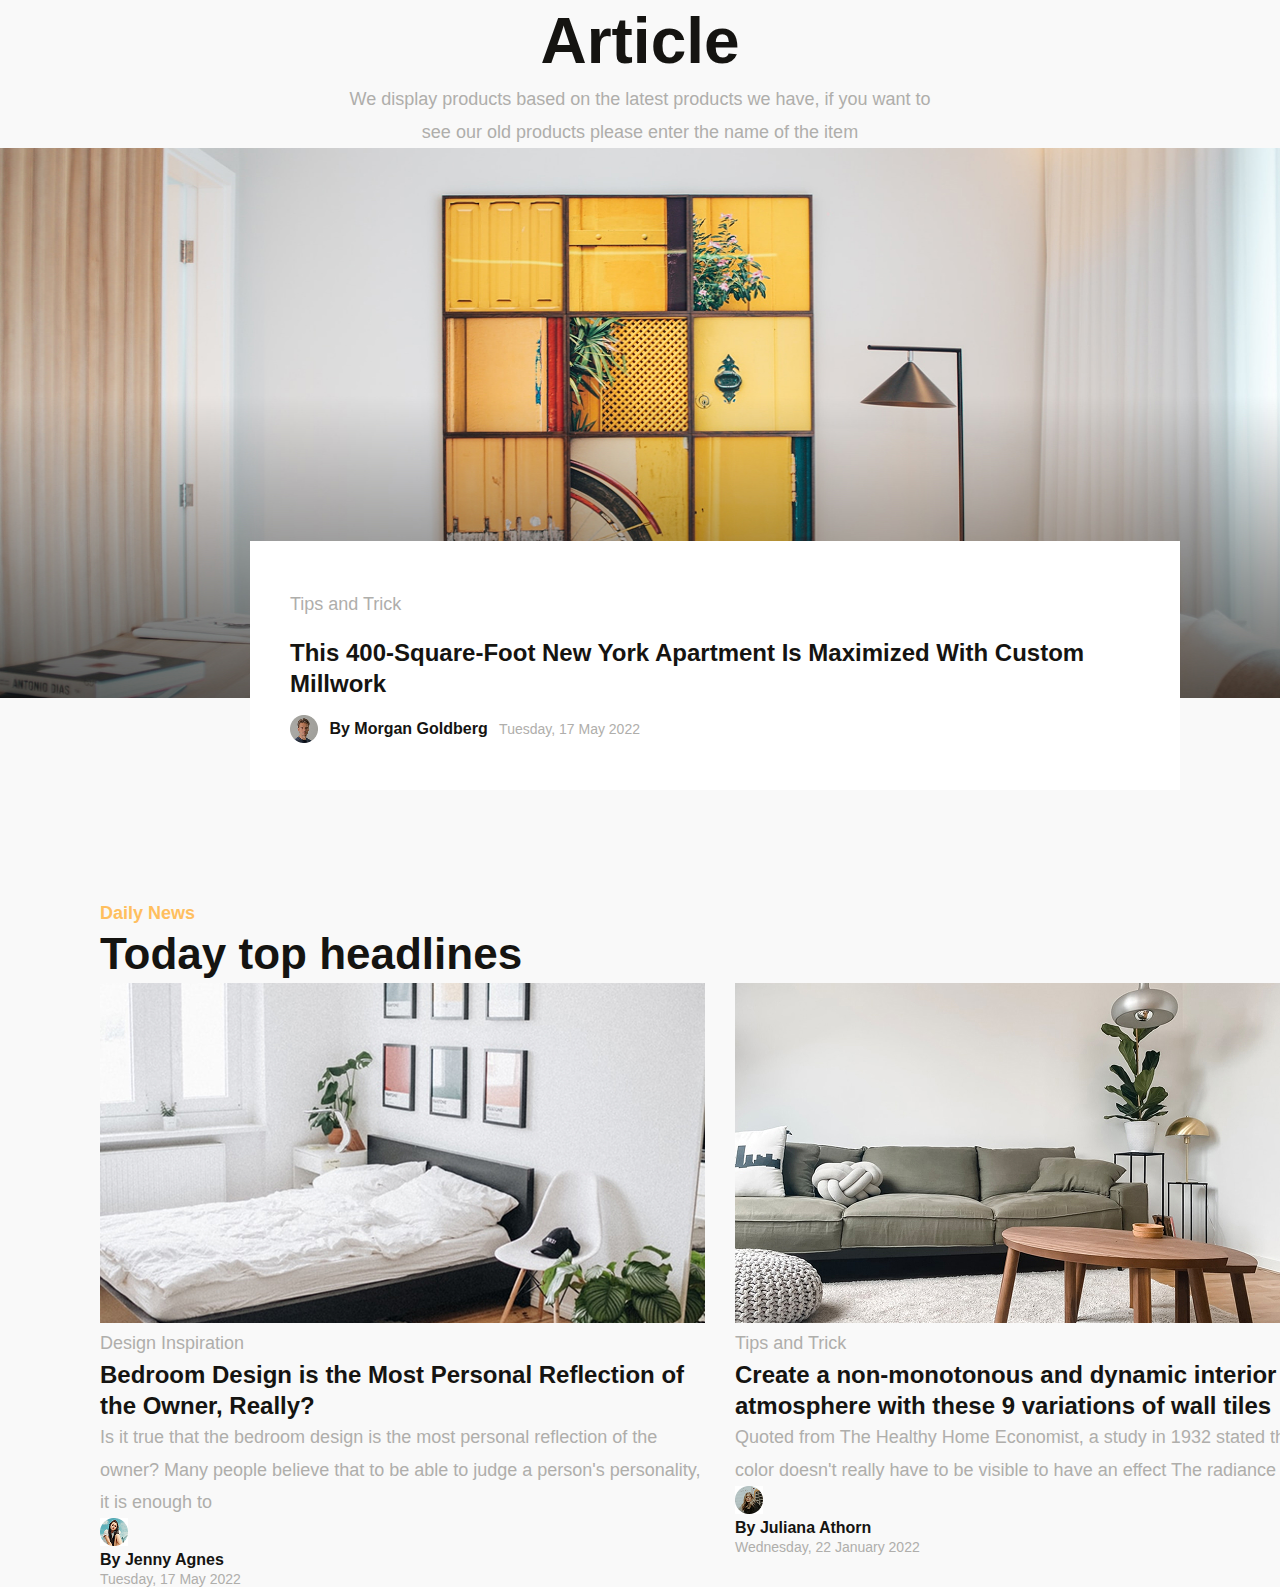
<file: article/index.html>
<!DOCTYPE html>
<html lang="en">
  <head>
    <link rel="stylesheet" href="/assets/style/baseStyles.css" />
    <link rel="stylesheet" href="/assets/style/style.css" />
    <link rel="stylesheet" href="/assets/style/article.css" />
  </head>
  <body>
    <div class="articles-lead">
      <h1>Article</h1>
      <p class="p3">
        We display products based on the latest products we have, if you want to
        see our old products please enter the name of the item
      </p>
    </div>
    <section class="banner">
      <img
        class="banner__image"
        src="/assets/images/landingPage/apartment.jpg"
        alt="apartment wall"
      />
      <div class="banner__text">
        <div class="banner__box">
          <p class="p3">Tips and Trick</p>
          <h3>
            This 400-Square-Foot New York Apartment Is Maximized With Custom
            Millwork
          </h3>
          <div class="author">
            <img src="/assets/images/landingPage/man.jpg" alt="profile" />
            <h6>By Morgan Goldberg</h6>
            <p class="p1">Tuesday, 17 May 2022</p>
          </div>
        </div>
      </div>
    </section>
    <section>
      <h5 class="title-gold">Daily News</h5>
      <h2>Today top headlines</h2>
      <div class="articles__news">
        <!-- left div -->
        <div>
          <img src="/assets/images/landingPage/bed.jpg" alt="bed" />
          <div>
            <p class="p3">Design Inspiration</p>
            <h3>
              Bedroom Design is the Most Personal Reflection of the Owner,
              Really?
            </h3>
            <p class="p3">
              Is it true that the bedroom design is the most personal reflection
              of the owner? Many people believe that to be able to judge a
              person's personality, it is enough to
            </p>
          </div>
          <div>
            <img src="/assets/images/landingPage/woman1.jpg" alt="profile" />
            <h6>By Jenny Agnes</h6>
            <p class="p1">Tuesday, 17 May 2022</p>
          </div>
        </div>
        <!-- right div -->
        <div>
          <img src="/assets/images/landingPage/sofa2.jpg" alt="profile" />
          <div>
            <p class="p3">Tips and Trick</p>
            <h3>
              Create a non-monotonous and dynamic interior atmosphere with these
              9 variations of wall tiles
            </h3>
            <p class="p3">
              Quoted from The Healthy Home Economist, a study in 1932 stated
              that color doesn't really have to be visible to have an effect The
              radiance of a
            </p>
          </div>
          <div>
            <img src="/assets/images/landingPage/woman2.jpg" alt="profile" />
            <h6>By Juliana Athorn</h6>
            <p class="p1">Wednesday, 22 January 2022</p>
          </div>
        </div>
      </div>
    </section>
  </body>
</html>
</file>
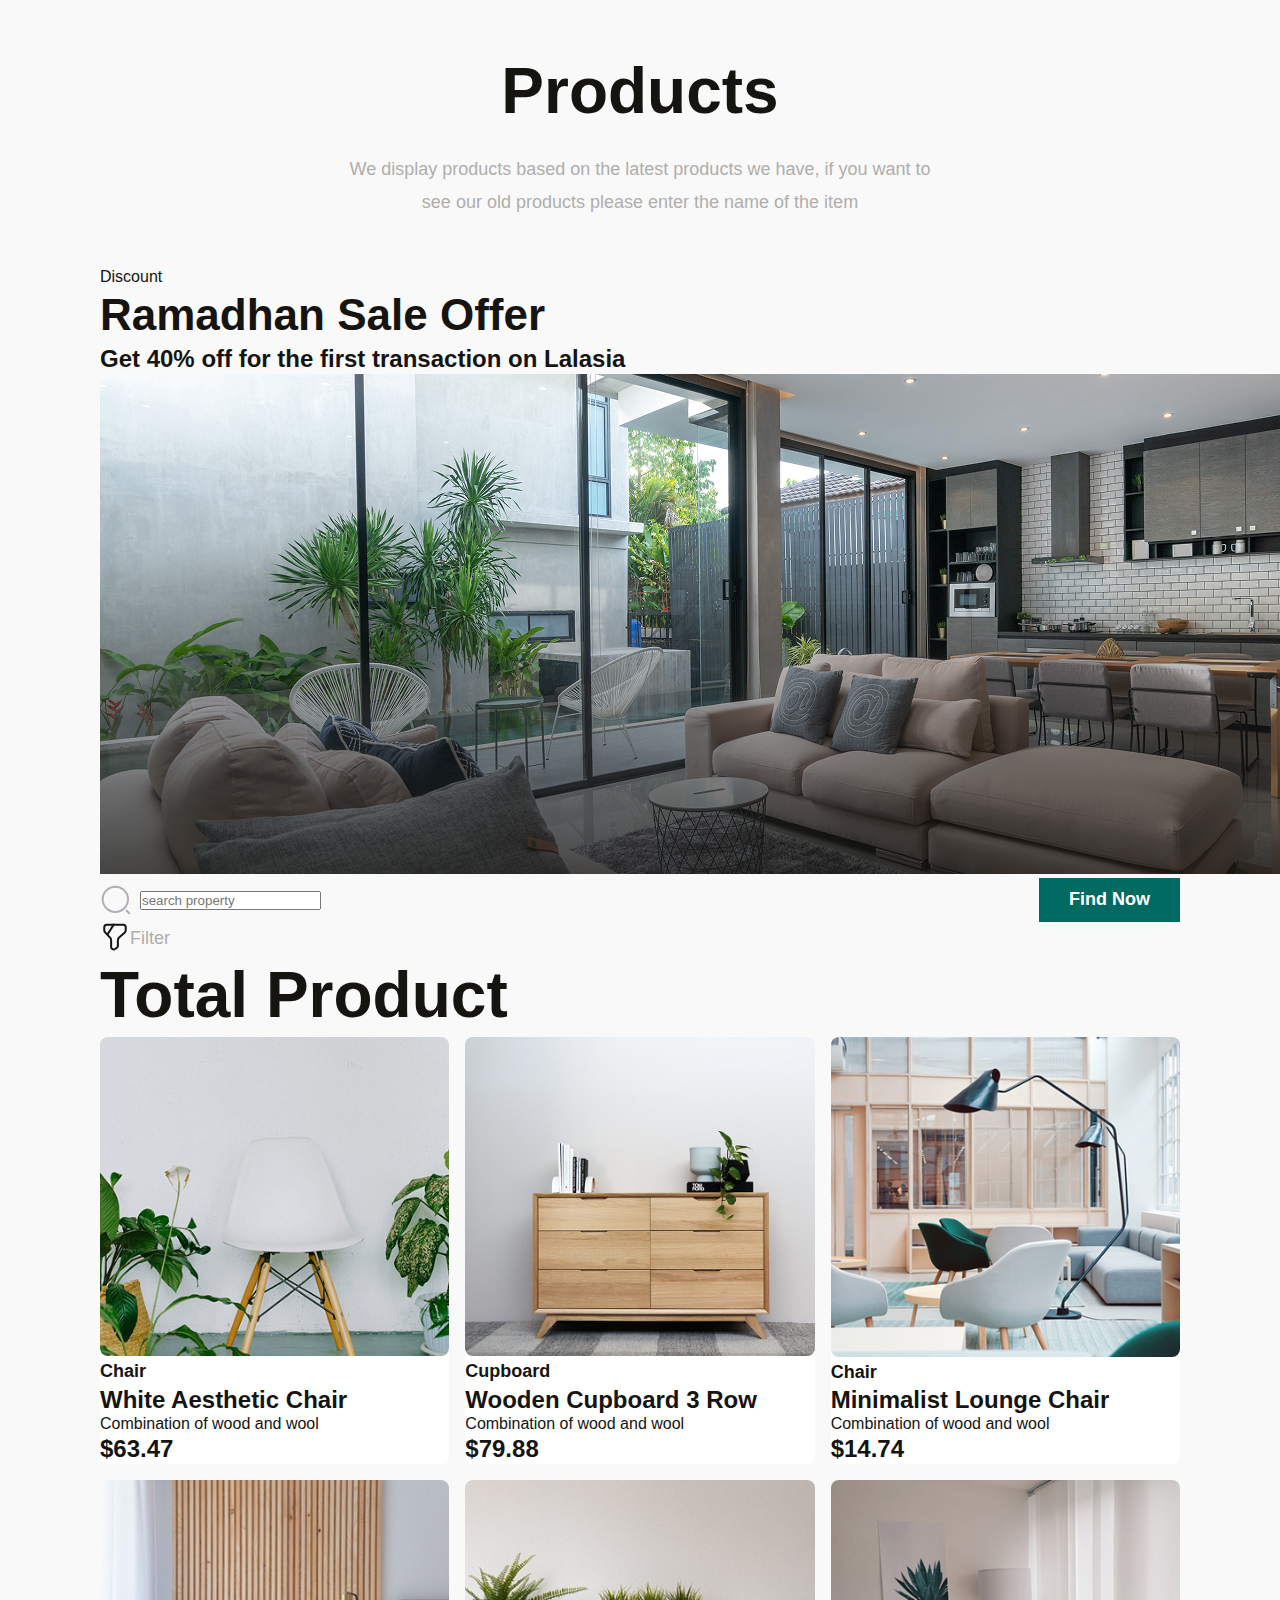
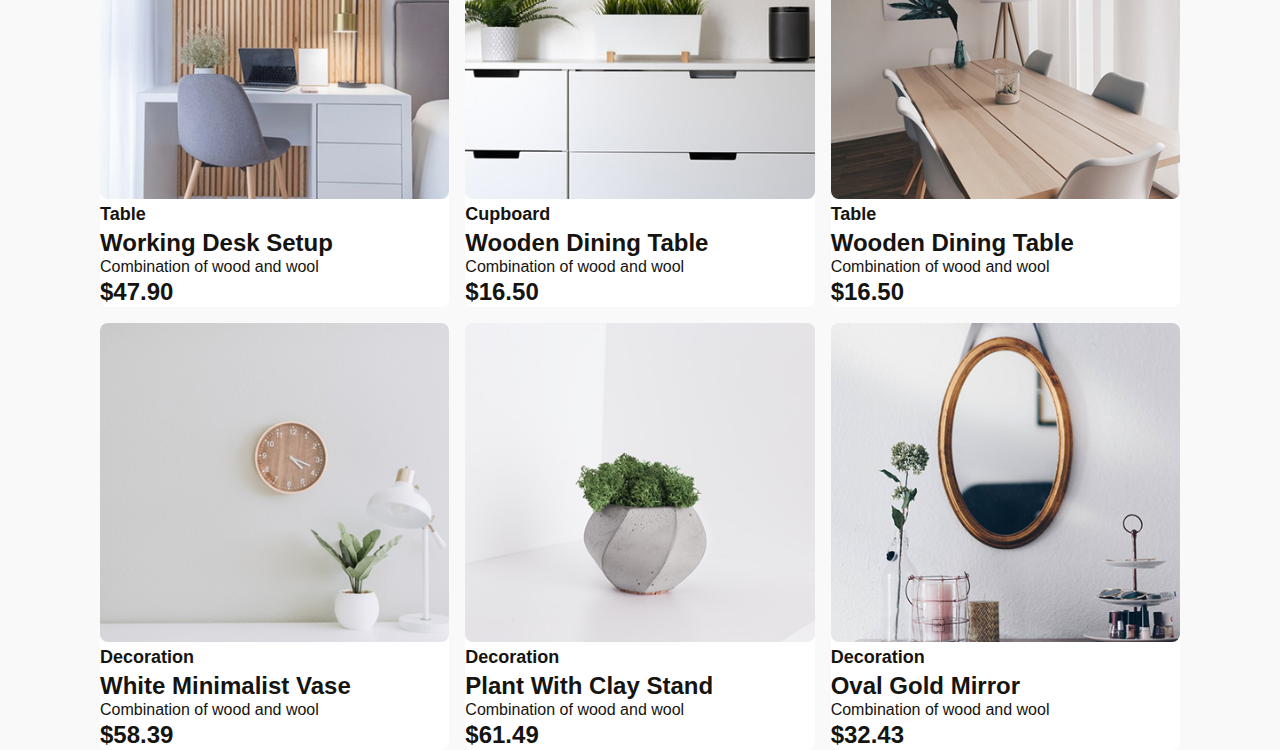
<file: products/index.html>
<!DOCTYPE html>
<html lang="en">
  <head>
    <link rel="stylesheet" href="/assets/style/product.css" />
    <link rel="stylesheet" href="/assets/style/baseStyles.css" />
    <link rel="stylesheet" href="/assets/style/style.css" />
  </head>
  <body>
    <section>
      <div class="products__lead">
        <h1>Products</h1>
        <p class="p3">
          We display products based on the latest products we have, if you want
          to see our old products please enter the name of the item
        </p>
      </div>
      <div class="product__text">
        <div class="product__line">
          <p>Discount</p>
          <h2>Ramadhan Sale Offer</h2>
          <h3>Get 40% off for the first transaction on Lalasia</h3>
        </div>
        <img
          class="image__product"
          src="/assets/images/landingPage/Rectangle 38.jpg"
          alt="living room"
        />
      </div>
    </section>

    <section class="section__container">
      <div class="search__container">
        <div class="search__field">
          <img
            height="auto"
            width="32"
            src="/assets/images/icons/search.svg"
            alt="search"
          />
          <input
            type="text"
            id="search "
            name="search property"
            placeholder="search property"
          />
        </div>

        <div class="search__button button"><h5>Find Now</h5></div>
      </div>
      <div class="section__right">
        <img src="/assets/images/filter.svg" alt="Filter" />
        <p class="p3">Filter</p>
      </div>
    </section>
    <section>
      <h1>Total Product</h1>

      <div class="product__container">
        <!-- card 1 -->
        <div class="product__card">
          <img src="/assets/images/landingPage/p1.jpg" alt="White Chair" />
          <div>
            <h5>Chair</h5>
            <h3>White Aesthetic Chair</h3>
            <p>Combination of wood and wool</p>
            <h3>$63.47</h3>
          </div>
        </div>
        <!-- card 2 -->
        <div class="product__card">
          <img src="/assets/images/landingPage/p2.jpg" alt="Wooden Cupboard" />
          <div>
            <h5>Cupboard</h5>
            <h3>Wooden Cupboard 3 Row</h3>
            <p>Combination of wood and wool</p>
            <h3>$79.88</h3>
          </div>
        </div>
        <!-- card 3 -->
        <div class="product__card">
          <img src="/assets/images/landingPage/p3.jpg" alt="Lounge Chair" />
          <div>
            <h5>Chair</h5>
            <h3>Minimalist Lounge Chair</h3>
            <p>Combination of wood and wool</p>
            <h3>$14.74</h3>
          </div>
        </div>
<!-- card 4 -->
        <div class="product__card">
          <img src="/assets/images/landingPage/p4.jpg" alt="Working Desk" />
          <div>
            <h5>Table</h5>
            <h3>Working Desk Setup</h3>
            <p>Combination of wood and wool</p>
            <h3>$47.90</h3>
          </div>
        </div>
        <!-- card 5 -->
        <div class="product__card">
          <img src="/assets/images/landingPage/p5.jpg" alt="Cupboard" />
          <div>
            <h5>Cupboard</h5>
            <h3>Wooden Dining Table</h3>
            <p>Combination of wood and wool</p>
            <h3>$16.50</h3>
          </div>
        </div>
        <!-- card 6 -->
        <div class="product__card">
          <img src="/assets/images/landingPage/p6.jpg" alt="Dinning Table" />
          <div>
            <h5>Table</h5>
            <h3>Wooden Dining Table</h3>
            <p>Combination of wood and wool</p>
            <h3>$16.50</h3>
          </div>
        </div>
<!-- card 7 -->
        <div class="product__card">
          <img src="/assets/images/landingPage/p7.jpg" alt="Vase" />
          <div>
            <h5>Decoration</h5>
            <h3>White Minimalist Vase</h3>
            <p>Combination of wood and wool</p>
            <h3>$58.39</h3>
          </div>
        </div>
        <!-- card 8 -->
        <div class="product__card">
          <img src="/assets/images/landingPage/p8.jpg" alt="Vase" />
          <div>
            <h5>Decoration</h5>
            <h3>Plant With Clay Stand</h3>
            <p>Combination of wood and wool</p>
            <h3>$61.49</h3>
          </div>
        </div>
        <!-- card 9 -->
        <div class="product__card">
          <img src="/assets/images/landingPage/p9.jpg" alt="Mirror" />
          <div>
            <h5>Decoration</h5>
            <h3>Oval Gold Mirror</h3>
            <p>Combination of wood and wool</p>
            <h3>$32.43</h3>
          </div>
        </div>
      </div>
    </section>
  </body>
</html>
</file>
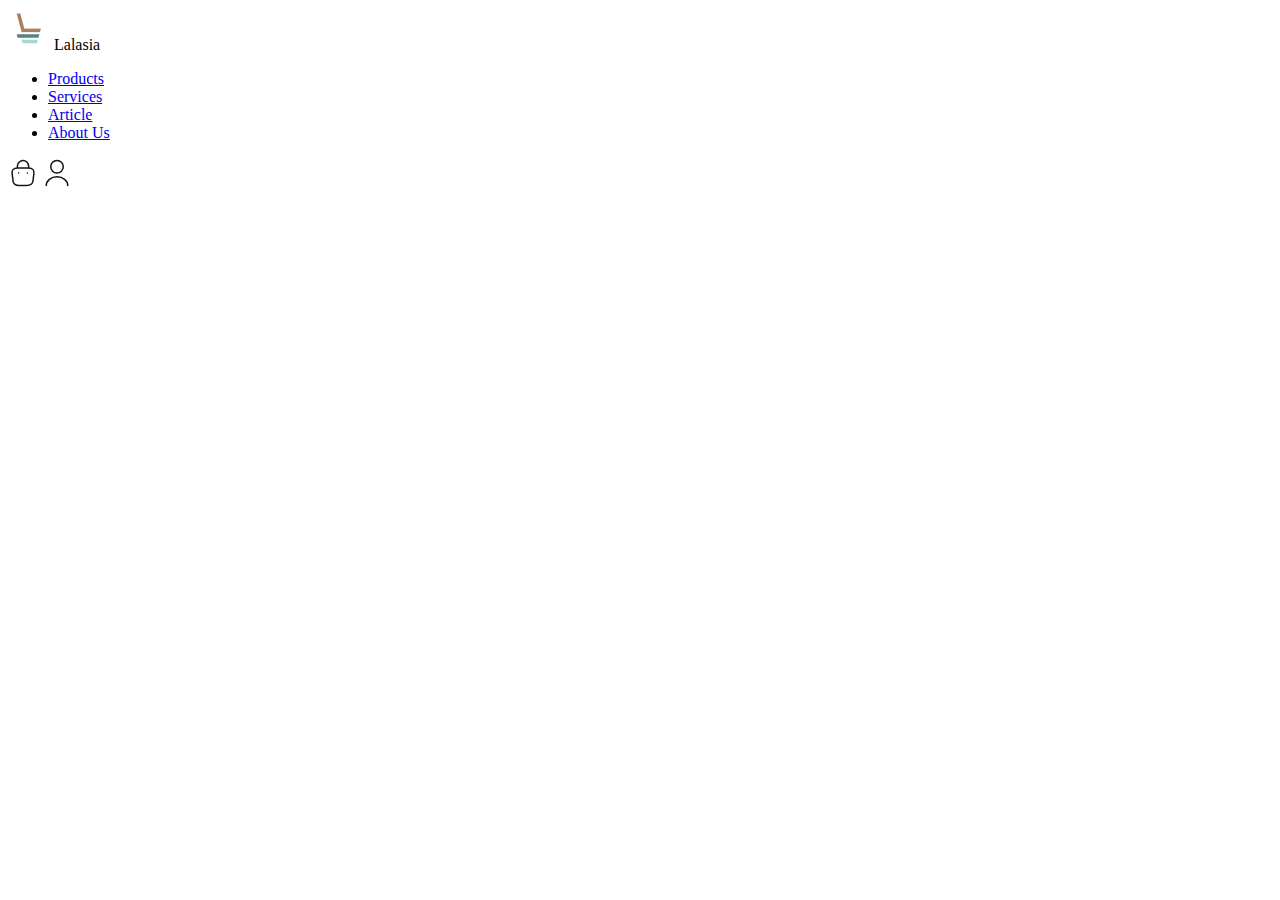
<file: component/header.html>
<!DOCTYPE html>
<html lang="en">
  <body>
    <header>
      <div>
        <img
          height="auto"
          width="42"
          src="/assets/images/lalasia.png"
          alt="logo"
        />
        <span>Lalasia</span>
      </div>

      <nav>
        <ul>
          <li><a href="/products/index.html">Products</a></li>
          <li><a href="/service.html">Services</a></li>
          <li><a href="/article/">Article</a></li>
          <li><a href="/about.html">About Us</a></li>
        </ul>
      </nav>
      <div>
        <a href="#"><img src="/assets/images/bag.svg" alt="cart" /></a>
        <a href="#"><img src="/assets/images/person.svg" alt="sign up" /></a>
      </div>
    </header>
  </body>
</html>
</file>
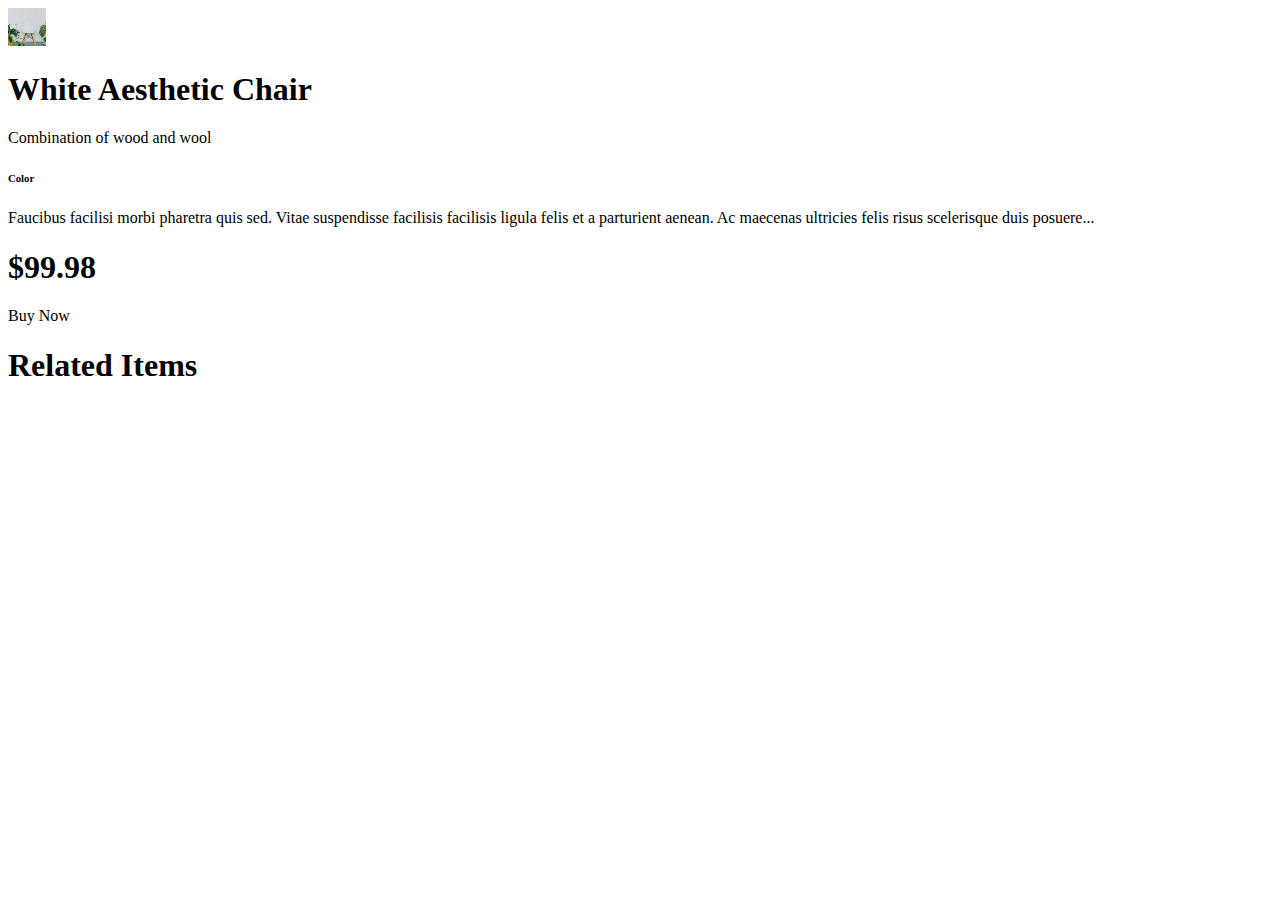
<file: products/product-detail.html>
<!DOCTYPE html>
<html lang="en">
<body>
    <section>

        <div>
            <div>
                <img height="auto" width="37.5rem" src="/assets/images/landingPage/Rectangle 50 (4).jpg" alt="chair"></div>
            <div>
                <h1>White Aesthetic Chair</h1>
                <p>Combination of wood and wool</p>
                <h6>Color</h6>
                <p>Faucibus facilisi morbi pharetra quis sed. Vitae suspendisse facilisis facilisis ligula felis et a parturient aenean. Ac maecenas ultricies felis risus scelerisque duis posuere...</p>
                <h1>$99.98</h1>
                <div>Buy Now</div>
            </div>
        </div>
    </section>
<section>
    <h1>Related Items</h1>
    <!-- testimonials -->
    <div></div>
</section>
</body>
</html>
</file>
<file: assets/style/baseStyles.css>
/* Base Styles */

/* Font Styles */
:root {
  --font-family: "Eudoxus Sans", sans-serif;

  /* Font sizes */
  --fs-h1: 4rem; /* 64px */
  --fs-h2: 2.75rem; /* 44px */
  --fs-h3: 1.5rem; /* 24px */
  --fs-h4: 1.25rem; /* 20px */
  --fs-h5: 1.125rem; /* 18px */
  --fs-h6: 1rem; /* 16px */
  --fs-h6-plus: 0.875rem; /* 14px */

  --fs-l1: 1.125rem; /* 18px */
  --fs-l2: 1rem; /* 16px */
  --fs-l3: 0.875rem; /* 14px */

  --fs-p3: 1.125rem; /* 18px */
  --fs-p2: 1rem; /* 16px */
  --fs-p1: 0.875rem; /* 14px */

  --fs-body: 1rem; /* 16px */

  /* Font weights */
  --fw-regular: 400;
  --fw-medium: 500;
  --fw-bold: 700;

  /* Line heights */
  --lh-paragraph: 1.8;
  --lh-heading: 1.3;
  --lh-label: 1.3;

  /* Colors */
  /* ---------- Primary Colors ---------- */
  --color-primary-100: #016b61;
  --color-primary-200: #2f9796;
  --color-primary-300: #86bab8;
  --color-primary-400: #abc2c0;
  --color-primary-500: #c5d6d5;
  --color-primary-600: #dce7e6;

  /* ---------- Secondary Colors ---------- */
  --color-secondary-100: #ffb21f;
  --color-secondary-200: #ffbf5f;
  --color-secondary-300: #ffc97f;
  --color-secondary-400: #ffd89f;
  --color-secondary-500: #ffe5bf;
  --color-secondary-600: #ffefdd;

  /* ---------- Title Colors ---------- */
  --color-title-100: #151411;
  --color-title-200: #3c3b39;
  --color-title-300: #636260;
  --color-title-400: #8a8988;
  --color-title-500: #b1b1b0;
  --color-title-600: #d0d0cf;

  /* ---------- Paragraph Colors ---------- */
  --color-paragraph-100: #afaeab;
  --color-paragraph-200: #bcbcb1;
  --color-paragraph-300: #cacacb;
  --color-paragraph-400: #ddddda;
  --color-paragraph-500: #e8e8e6;
  --color-paragraph-600: #f1f1f0;

  /* ---------- Placeholder Colors ---------- */
  --color-placeholder-100: #f9f9f9;
  --color-placeholder-200: #fafafa;
  --color-placeholder-300: #fbfbfb;
  --color-placeholder-400: #fcfcfc;
  --color-placeholder-500: #fdfdfd;
  --color-placeholder-600: #fefefe;

  /* ---------- Screen Colors ---------- */
  --color-screen-100: #ffffff;
  --color-screen-200: #f9f9f9;
}

body {
  margin-left: 6.25rem;
  margin-right: 6.25rem;
  font-family: var(--font-family);
  font-size: var(--fs-body);
  color: var(--color-title-100);
  background-color: var(--color-screen-200);
}

h1 {
  font-size: var(--fs-h1);
  font-weight: var(--fw-bold);
  line-height: var(--lh-heading);
}

h2 {
  font-size: var(--fs-h2);
  font-weight: var(--fw-bold);
  line-height: var(--lh-heading);
}

h3 {
  font-size: var(--fs-h3);
  font-weight: var(--fw-bold);
  line-height: var(--lh-heading);
}

h4 {
  font-size: var(--fs-h4);
  font-weight: var(--fw-bold);
  line-height: var(--lh-heading);
}
h5 {
  font-size: var(--fs-h5);
  font-weight: var(--fw-bold);
  line-height: var(--lh-heading);
}
h6 {
  font-size: var(--fs-h6);
  font-weight: var(--fw-bold);
  line-height: var(--lh-heading);
}
.h6-plus {
  font-size: var(--fs-h6-plus);
  font-weight: var(--fw-bold);
  line-height: var(--lh-heading);
}

.l1 {
  font-size: var(--fs-l1);
  font-weight: var(--fw-bold);
  line-height: var(--lh-label);
}
.l2 {
  font-size: var(--fs-l2);
  font-weight: var(--fw-bold);
  line-height: var(--lh-label);
}
.l3 {
  font-size: var(--fs-l3);
  font-weight: var(--fw-bold);
  line-height: var(--lh-label);
}

.p1 {
  font-size: var(--fs-p1);
  font-weight: var(--fw-medium);
  line-height: var(--lh-1);
  color: var(--color-paragraph-100);
}
.p2 {
  font-size: var(--fs-p2);
  font-weight: var(--fw-medium);
  line-height: var(--lh-1);
}
.p3 {
  font-size: var(--fs-p3);
  font-weight: var(--fw-medium);
  line-height: var(--lh-paragraph);
  color: var(--color-paragraph-100);
}

/* components */

.button {
  padding: 0.625rem 1.875rem;
  background-color: var(--color-primary-100);
  color: #fff;
}

/* extra */
.title-gold {
  color: var(--color-secondary-200);
}


/* for small screen */
@media(max-width: 37.5rem){
  .button{
    padding: .375rem .625rem;
    font-size: .625rem;
    
  }
}
</file>
<file: assets/style/style.css>
/* This file contains style thats applied to the entire application */

* {
  margin: 0;
  padding: 0;
  box-sizing: border-box;
}

body {
  margin-left: 6.25rem;
  margin-right: 6.25rem;
  font-family: "Eudoxus Sans", sans-serif;
  font-size: 1rem;
  color: #151411;
  background-color: #f9f9f9;
}
/* Header */
.header {
  padding-top: 2.75rem;
  padding-bottom: 2.75rem;
  border-bottom: 2px solid #ece4de;
}

.container {
  width: 100%;
  max-width: 1200px;
  margin: auto;
}

.header__container {
  display: flex;
  align-items: center;
  justify-content: space-between;
}

.logo {
  display: flex;
  align-items: center;
  gap: 0.5rem;
  font-size: 1.2rem;
  font-weight: bold;
}

.header__nav ul {
  display: flex;
  flex-direction: row;
  gap: 2rem;
  list-style: none;
}

.header__nav a {
  text-decoration: none;
  color: #151411;
  font-weight: 500;
}

.header__icons {
  display: flex;
  gap: 1rem;
  align-items: center;
}

.icons img {
  width: 1.5rem;
}

/* Footer */

.footer {
  padding-top: 5rem;
  padding-bottom: 5rem;
  border-top: 2px solid #ece4de;
}

.footer__container {
  display: flex;
  flex-wrap: wrap;
  justify-content: space-between;
}

.footer__logo {
  margin-bottom: 0.5rem;
}

.footer__description {
  max-width: 25rem;
  margin-top: 1.875rem;
  color: #151411;
}

nav ul {
  display: flex;
  flex-direction: column;
  gap: 1rem;
  list-style: none;
}

.footer__links {
  display: flex;
  gap: 2rem;
  flex: 2 1 500px;
  justify-content: flex-end;
}

.footer__nav {
  min-width: 120px;
  text-align: center;
}

.footer__title {
  font-size: 1.25rem;
  font-weight: 700;
  margin-bottom: 1.5rem;
}

.footer__nav ul {
  list-style: none;
}

.footer__nav li {
  margin-bottom: 0.3rem;
}

.footer__nav a {
  text-decoration: none;
  color: #151411;
  font-weight: 500;
  font-size: 0.9rem;
  transition: color 0.2s;
}
</file>
<file: assets/style/article.css>
.articles-lead {
  text-align: center;
  width: 100%;
  max-width: 37.5rem;
  height: auto;
  margin: 0 auto;
}
.banner{
    position: relative;
    margin-bottom: 12.5rem;
}
.banner__image {
  margin-left: -6.25rem;
  margin-right: -6.25rem;
  width: 100vw;
  height: 100%;
  max-height: 34.375rem;
}

.banner__text {
  padding: 2.9375rem 2.5rem;
  position: absolute;
  left: 9.375rem;
  bottom: -5.5rem;
  background-color: white;
  /* width: 100%;
  max-width: 67.5rem;
  margin: 0 auto; */
}
.banner__box {
  display: flex;
  flex-direction: column;
  gap: 1rem;
}
.author {
  display: flex;
  justify-content: space-between;
  width: 100%;
  max-width: 21.875rem;
  align-items: center;
}
.articles__news{
    display: flex;
    gap: 1.875rem;
}
</file>
<file: assets/style/product.css>
.products__lead {
  display: flex;
  flex-direction: column;
  gap: 1.25rem;
  width: 100%;
  max-width: 37.5rem;
  margin: 3.125rem auto;
  text-align: center;
}

.banner__image {
  position: relative;
  left: -6.25rem;
  width: calc(100% + 6.25rem + 6.25rem);
  margin-right: -6.25rem;
  height: auto;
}
.product__banner {
  position: relative;
}
.product__events {
  position: absolute;
  top: 10rem;
  left: 3.25rem;
  width: 100%;
  max-width: 28.3125rem;
  color: #ffffff;
  display: flex;
  flex-direction: column;
  gap: 0.9375rem;
}

.product__events span {
  display: inline-block;
  font-weight: bold;
  border-radius: 1rem;
  width: fit-content;
}

.product__offer {
  display: flex;
  flex-direction: column;
  gap: 1.25rem;
}

.section__right {
  display: flex;
}
.section__right img {
  width: 100%;
  max-width: 1.875rem;
  height: 100%;
  max-height: 1.875rem;
}

.search {
  display: flex;
  justify-content: space-between;
  align-items: center;
  gap: 1rem;
  flex-wrap: nowrap;
  margin-bottom: 3.125rem;
  margin-top: 3.125rem;
}

.search__container {
  display: flex;
  align-items: center;
  justify-content: space-between;
  width: 100%;
  flex: 1 1 auto;
  gap: 1rem;
}

.search__field {
  display: flex;
  align-items: center;
  gap: 0.5rem;
  flex: 1 1 auto;
}

.search__button {
  flex: 0 0 auto;
}

.search__filter {
  padding: 1.6875rem 3.125rem;
  width: auto;
  max-width: 190px;
  display: flex;
  gap: 0.5rem;
  align-items: center;
  background-color: var(--color-screen-100);
}

.search__filter img {
  width: 24px;
  height: auto;
}

.product__header {
  display: flex;
  justify-content: space-between;
  align-items: center;
  margin-bottom: 1.875rem;
}
.total-products {
  display: flex;
  align-items: center;
  gap: 0.5rem;
}

.total-products > span {
  border-radius: 1rem;
  padding: 0.375rem 0.75rem;
  background-color: #f9f9f9;
}

.sort-by {
  padding: 0.625rem 1.25rem;
}

.sort-by > img {
  width: 16px;
  height: auto;
}

.product__container {
  display: grid;
  grid-template-columns: repeat(3, 1fr);
  gap: 1rem;
}

.product__card {
  background: #fff;
  border-radius: 0.5rem;
}

.product__card img {
  width: 100%;
  border-radius: inherit;
}

/* css for mobile screen */
@media (max-width: 37.5rem) {
  .products__lead {
    margin-bottom: 1.875rem;
  }
  .product__events {
    position: absolute;
    top: 2.5rem;
    left: 0px;
    gap: 0.3125rem;
  }

  .banner__image {
    position: relative;
    left: -1.5rem;
    width: calc(100% + 3rem);
    margin-right: -1.5rem;
    height: 11.25rem;
    /* margin-bottom: 1.875rem; */
  }
  .product__offer {
    gap: 0.3125rem;
  }

  .product__offer h2 {
    font-size: 1rem;
  }
  .product__offer h3 {
    font-size: 0.75rem;
  }
  .search {
    margin: 1.875rem 0;
  }
  .search__filter {
    display: none;
  }
  .total-products h2 {
    font-size: 18px;
  }
  .product__container {
    display: grid;
    grid-template-columns: repeat(2, 1fr);
    gap: 0.9375rem;
  }
  .product__card h5 {
    font-size: 12px;
    color: #afadb5;
  }
  .product__card h3 {
    font-size: 14px;
  }
  .product__card p {
    font-size: 12px;
    color: #afadb5;
  }
  .product__card img {
    margin-bottom: 0.875rem;
  }
  .card__text {
    display: flex;
    flex-direction: column;
    gap: 0.625rem;
  }
}
</file>
